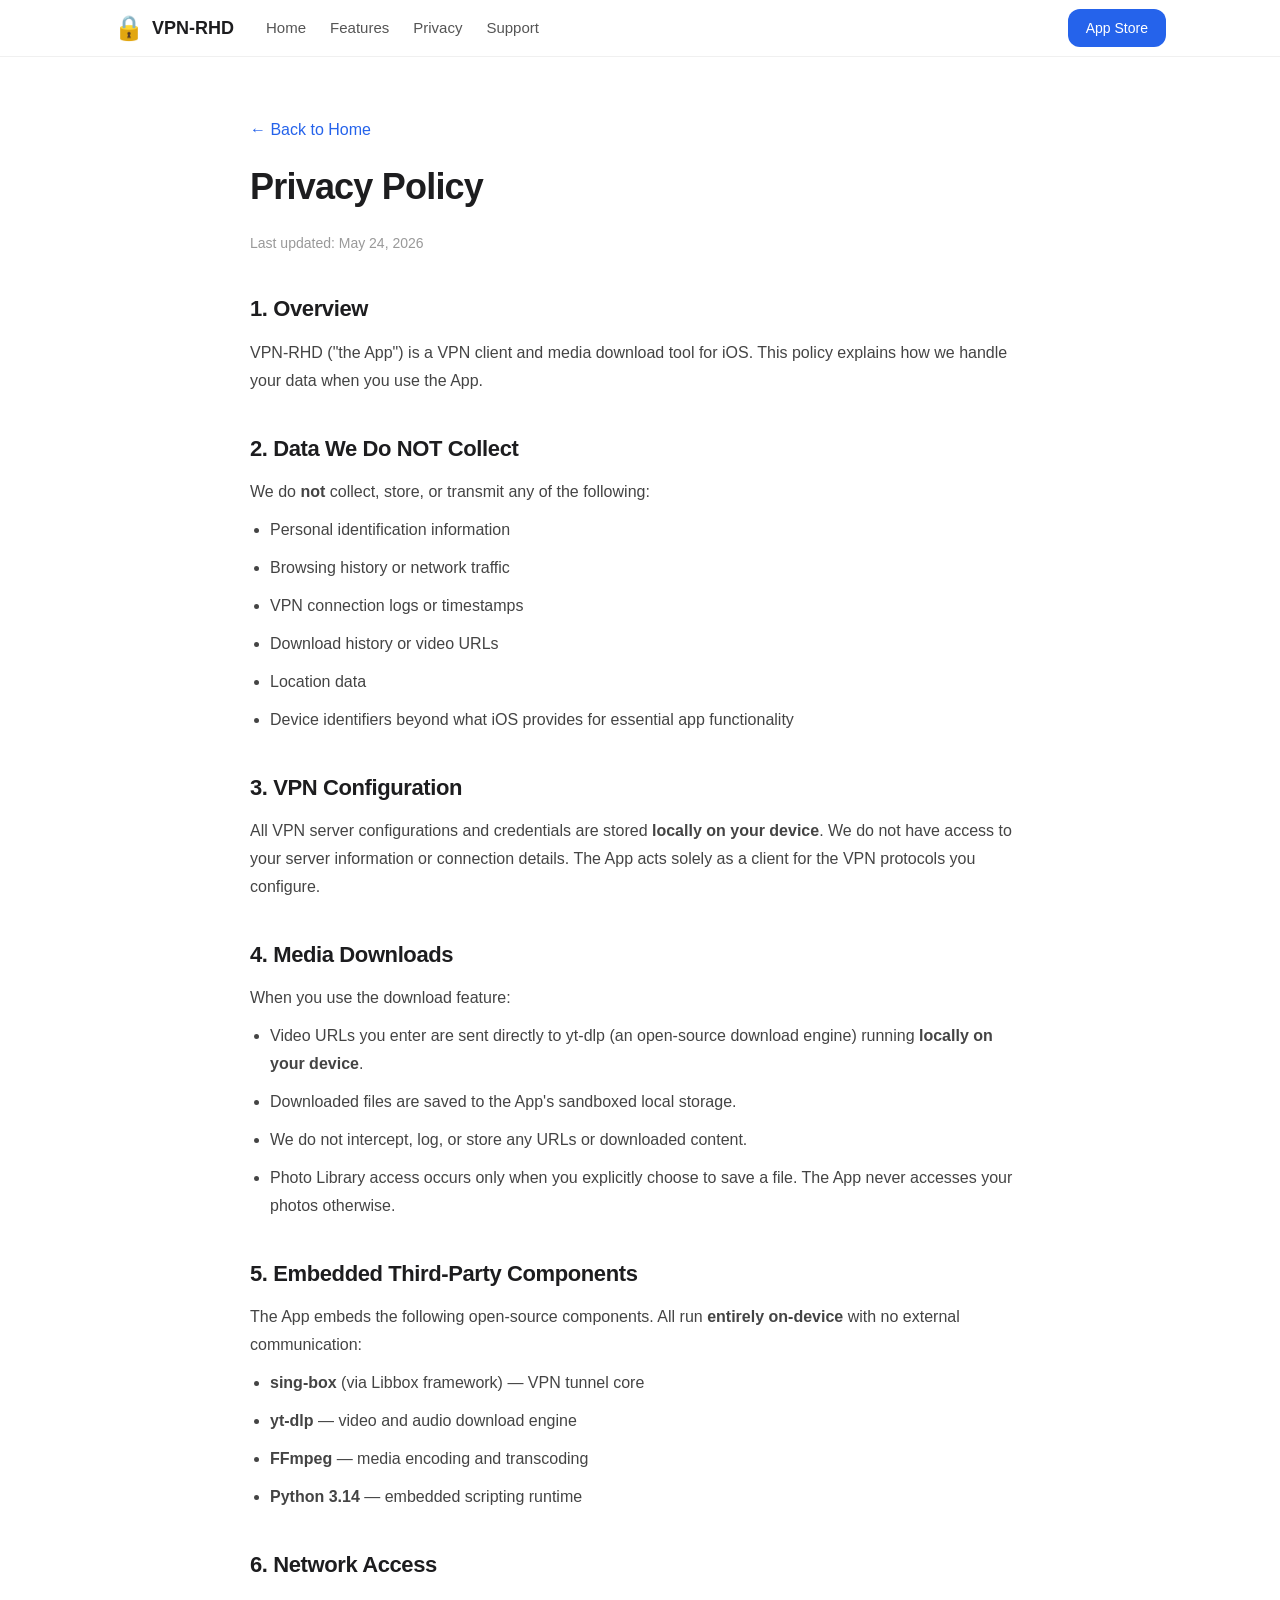
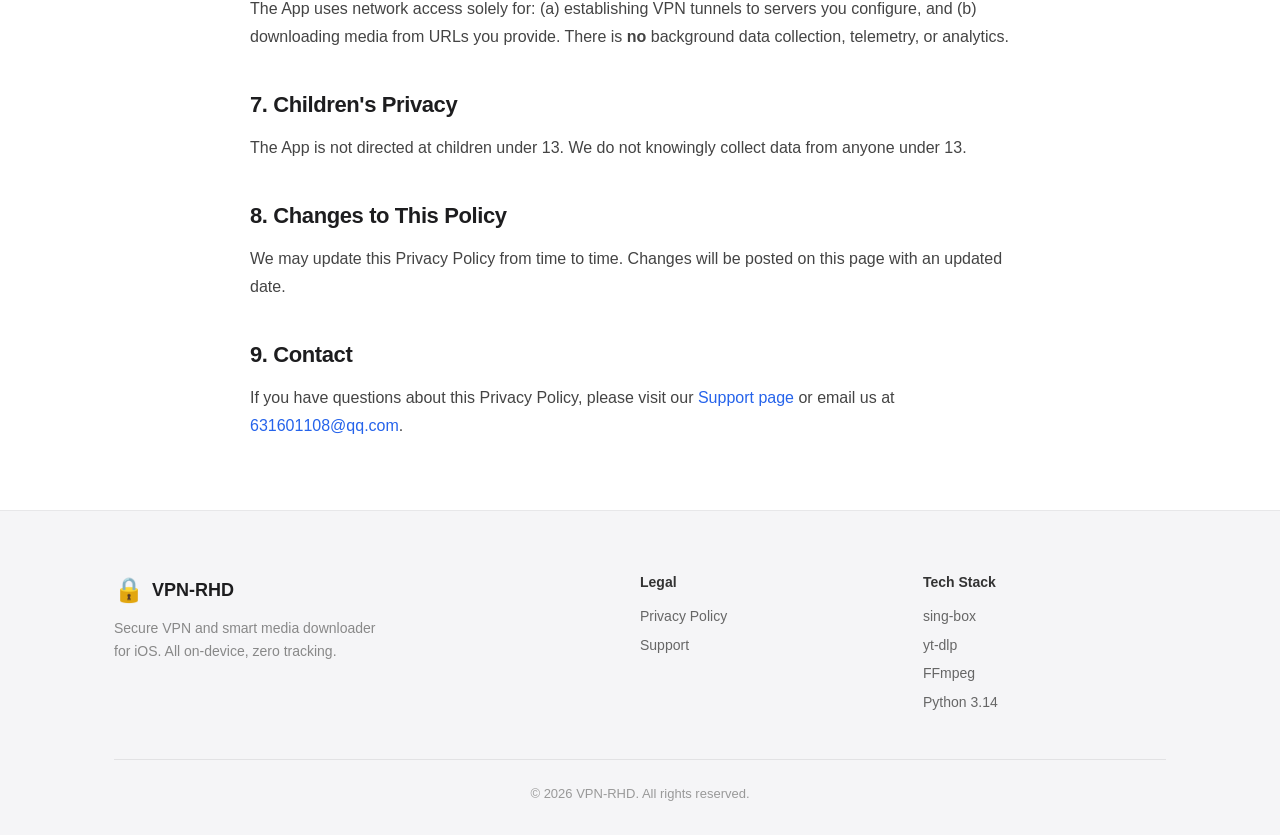
<file: privacy.html>
<!DOCTYPE html>
<html lang="en">
<head>
<meta charset="UTF-8">
<meta name="viewport" content="width=device-width, initial-scale=1.0">
<title>Privacy Policy — VPN-RHD</title>
<link rel="stylesheet" href="css/reset.css">
<link rel="stylesheet" href="css/common.css">
</head>
<body>

<header class="nav"><div class="nav-inner"></div></header>

<main>
  <div class="container">
    <div class="content-page">
      <a href="index.html" class="back-link">&larr; Back to Home</a>
      <h1>Privacy Policy</h1>
      <p style="color:#999;font-size:14px;margin-bottom:36px;">Last updated: May 24, 2026</p>

      <h2>1. Overview</h2>
      <p>VPN-RHD ("the App") is a VPN client and media download tool for iOS. This policy explains how we handle your data when you use the App.</p>

      <h2>2. Data We Do NOT Collect</h2>
      <p>We do <strong>not</strong> collect, store, or transmit any of the following:</p>
      <ul>
        <li>Personal identification information</li>
        <li>Browsing history or network traffic</li>
        <li>VPN connection logs or timestamps</li>
        <li>Download history or video URLs</li>
        <li>Location data</li>
        <li>Device identifiers beyond what iOS provides for essential app functionality</li>
      </ul>

      <h2>3. VPN Configuration</h2>
      <p>All VPN server configurations and credentials are stored <strong>locally on your device</strong>. We do not have access to your server information or connection details. The App acts solely as a client for the VPN protocols you configure.</p>

      <h2>4. Media Downloads</h2>
      <p>When you use the download feature:</p>
      <ul>
        <li>Video URLs you enter are sent directly to yt-dlp (an open-source download engine) running <strong>locally on your device</strong>.</li>
        <li>Downloaded files are saved to the App's sandboxed local storage.</li>
        <li>We do not intercept, log, or store any URLs or downloaded content.</li>
        <li>Photo Library access occurs only when you explicitly choose to save a file. The App never accesses your photos otherwise.</li>
      </ul>

      <h2>5. Embedded Third-Party Components</h2>
      <p>The App embeds the following open-source components. All run <strong>entirely on-device</strong> with no external communication:</p>
      <ul>
        <li><strong>sing-box</strong> (via Libbox framework) &mdash; VPN tunnel core</li>
        <li><strong>yt-dlp</strong> &mdash; video and audio download engine</li>
        <li><strong>FFmpeg</strong> &mdash; media encoding and transcoding</li>
        <li><strong>Python 3.14</strong> &mdash; embedded scripting runtime</li>
      </ul>

      <h2>6. Network Access</h2>
      <p>The App uses network access solely for: (a) establishing VPN tunnels to servers you configure, and (b) downloading media from URLs you provide. There is <strong>no</strong> background data collection, telemetry, or analytics.</p>

      <h2>7. Children's Privacy</h2>
      <p>The App is not directed at children under 13. We do not knowingly collect data from anyone under 13.</p>

      <h2>8. Changes to This Policy</h2>
      <p>We may update this Privacy Policy from time to time. Changes will be posted on this page with an updated date.</p>

      <h2>9. Contact</h2>
      <p>If you have questions about this Privacy Policy, please visit our <a href="support.html">Support page</a> or email us at <a href="mailto:631601108@qq.com">631601108@qq.com</a>.</p>
    </div>
  </div>
</main>

<footer class="footer"><div class="container" id="footerContent"></div></footer>

<script src="js/data.js"></script>
<script src="js/common.js"></script>
</body>
</html>
</file>
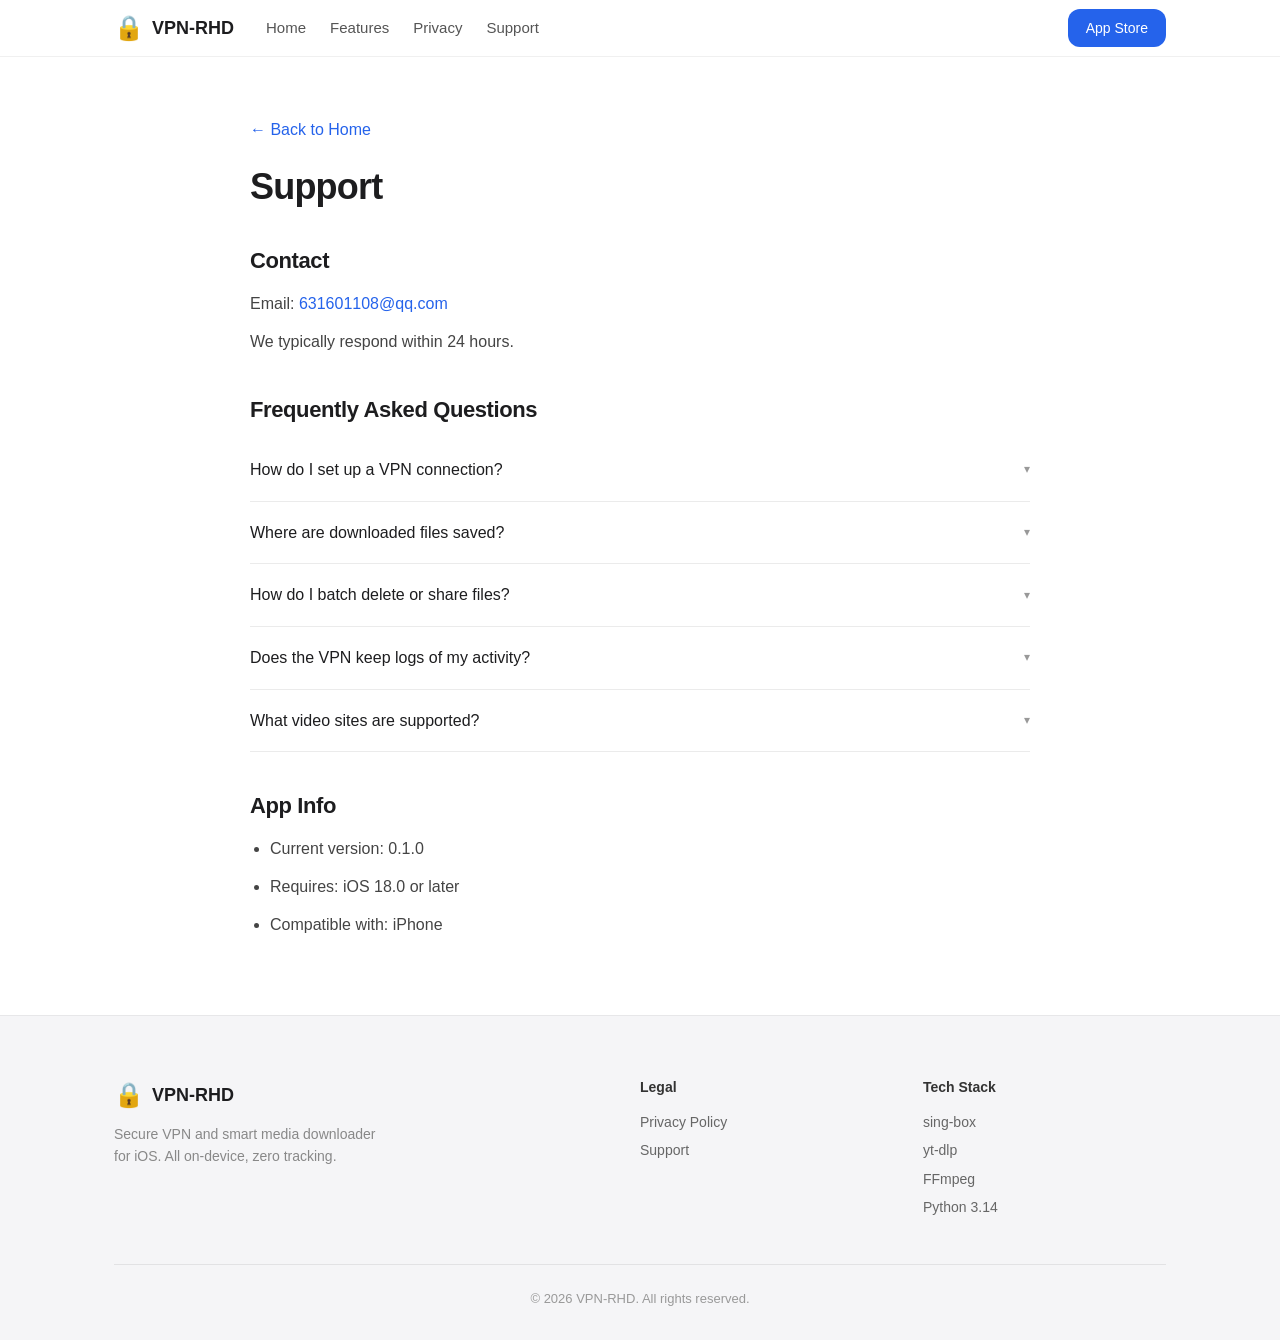
<file: support.html>
<!DOCTYPE html>
<html lang="en">
<head>
<meta charset="UTF-8">
<meta name="viewport" content="width=device-width, initial-scale=1.0">
<title>Support — VPN-RHD</title>
<link rel="stylesheet" href="css/reset.css">
<link rel="stylesheet" href="css/common.css">
</head>
<body>

<header class="nav"><div class="nav-inner"></div></header>

<main>
  <div class="container">
    <div class="content-page">
      <a href="index.html" class="back-link">&larr; Back to Home</a>
      <h1>Support</h1>

      <h2>Contact</h2>
      <p>Email: <a href="mailto:631601108@qq.com">631601108@qq.com</a></p>
      <p>We typically respond within 24 hours.</p>

      <h2>Frequently Asked Questions</h2>
      <div id="faqContainer"></div>

      <h2>App Info</h2>
      <ul>
        <li>Current version: 0.1.0</li>
        <li>Requires: iOS 18.0 or later</li>
        <li>Compatible with: iPhone</li>
      </ul>
    </div>
  </div>
</main>

<footer class="footer"><div class="container" id="footerContent"></div></footer>

<script src="js/data.js"></script>
<script src="js/common.js"></script>
</body>
</html>
</file>
<file: css/common.css>
/* ============================================================
   VPN-RHD — common.css
   ============================================================ */

/* ------ Layout ------ */
.container { max-width:1100px; margin:0 auto; padding:0 24px; }
.section { padding:80px 0; }
.bg-alt { background:#f5f5f7; }
.section-header { text-align:center; margin-bottom:56px; }
.section-subtitle { font-size:18px; color:#666; margin-top:12px; }

/* ------ Buttons ------ */
.btn { display:inline-flex; align-items:center; gap:8px; font-weight:500; border-radius:12px; transition:all .2s; }
.btn-primary { background:#2563eb; color:#fff !important; }
.btn-primary:hover { background:#1d4ed8; transform:translateY(-1px); box-shadow:0 4px 16px rgba(37,99,235,.35); }
.btn-outline { background:transparent; color:#2563eb; border:1.5px solid #2563eb; }
.btn-outline:hover { background:#2563eb; color:#fff; }
.btn-sm { padding:8px 18px; font-size:14px; }
.btn-lg { padding:14px 28px; font-size:16px; }

/* ------ Navigation ------ */
.nav { position:sticky; top:0; z-index:100; background:rgba(255,255,255,.88); backdrop-filter:saturate(180%) blur(20px); -webkit-backdrop-filter:saturate(180%) blur(20px); border-bottom:1px solid rgba(0,0,0,.06); }
.nav-inner { max-width:1100px; margin:0 auto; padding:0 24px; height:56px; display:flex; align-items:center; gap:32px; }
.nav-logo { display:flex; align-items:center; gap:8px; font-size:18px; font-weight:700; color:#1d1d1f; white-space:nowrap; }
.nav-logo:hover { color:#2563eb; }
.logo-icon { font-size:24px; }
.nav-links { display:flex; gap:24px; }
.nav-links a { color:#555; font-size:15px; font-weight:500; transition:color .15s; }
.nav-links a:hover { color:#2563eb; }
.nav-cta { margin-left:auto; }
.nav-toggle { display:none; flex-direction:column; gap:5px; padding:4px; }
.nav-toggle span { display:block; width:22px; height:2px; background:#1d1d1f; border-radius:1px; transition:all .2s; }

/* ------ Hero ------ */
.hero { padding:80px 0 60px; overflow:hidden; }
.hero-grid { display:grid; grid-template-columns:1fr 1fr; gap:60px; align-items:center; }
.hero-text { max-width:540px; }
.badge { display:inline-block; padding:4px 14px; background:#dbeafe; color:#1e40af; border-radius:20px; font-size:13px; font-weight:600; margin-bottom:20px; }
h1 { font-size:clamp(36px,5vw,56px); font-weight:700; line-height:1.12; letter-spacing:-0.022em; }
h2 { font-size:clamp(28px,4vw,40px); font-weight:600; letter-spacing:-0.018em; }
h3 { font-size:20px; font-weight:600; }
.hero-desc { font-size:18px; color:#555; margin:20px 0 28px; line-height:1.7; }
.hero-actions { display:flex; gap:14px; flex-wrap:wrap; }
.hero-actions .btn svg { width:20px; height:20px; }
.hero-mockup { display:flex; justify-content:center; align-items:center; }
.hero-screenshot { max-width:280px; border-radius:32px; box-shadow:0 20px 60px rgba(0,0,0,.15); }

/* ------ Features ------ */
.features-grid { display:grid; grid-template-columns:repeat(3,1fr); gap:24px; }
.feature-card { background:#fff; border-radius:16px; padding:32px 24px; border:1px solid rgba(0,0,0,.06); transition:all .25s; opacity:0; transform:translateY(24px); }
.feature-card.visible { opacity:1; transform:translateY(0); }
.feature-card:hover { transform:translateY(-4px); box-shadow:0 12px 40px rgba(0,0,0,.08); }
.feature-card.visible:hover { transform:translateY(-4px); }
.feature-icon { font-size:36px; margin-bottom:16px; }
.feature-card h3 { margin-bottom:8px; font-size:18px; }
.feature-card p { font-size:15px; color:#666; line-height:1.65; }

/* ------ Steps ------ */
.steps { display:grid; grid-template-columns:repeat(3,1fr); gap:32px; text-align:center; }
.step { opacity:0; transform:translateY(24px); transition:all .5s; }
.step.visible { opacity:1; transform:translateY(0); }
.step:nth-child(2) { transition-delay:.1s; }
.step:nth-child(3) { transition-delay:.2s; }
.step-num { width:56px; height:56px; border-radius:50%; background:#2563eb; color:#fff; font-size:24px; font-weight:700; line-height:56px; margin:0 auto 16px; }
.step h3 { margin-bottom:8px; }
.step p { color:#666; font-size:15px; }

/* ------ CTA ------ */
.cta { text-align:center; background:linear-gradient(135deg,#1e3a5f 0%,#2563eb 100%); color:#fff; }
.cta h2 { color:#fff; }
.cta p { color:rgba(255,255,255,.8); font-size:17px; margin:16px 0 28px; }
.cta .btn-primary { background:#fff; color:#2563eb !important; }
.cta .btn-primary:hover { background:#f0f0f0; box-shadow:0 4px 20px rgba(255,255,255,.25); }
.cta-note { margin-top:16px; font-size:14px !important; color:rgba(255,255,255,.5) !important; }

/* ------ Footer ------ */
.footer { background:#f5f5f7; padding:60px 0 30px; border-top:1px solid rgba(0,0,0,.06); }
.footer-grid { display:grid; grid-template-columns:2fr 1fr 1fr; gap:40px; margin-bottom:40px; }
.footer-brand p { font-size:14px; color:#888; max-width:280px; margin-top:8px; }
.footer-links h4 { font-size:14px; font-weight:600; margin-bottom:12px; color:#333; }
.footer-links a { display:block; font-size:14px; color:#666; margin-bottom:6px; }
.footer-links a:hover { color:#2563eb; }
.footer-bottom { padding-top:24px; border-top:1px solid rgba(0,0,0,.08); text-align:center; }
.footer-bottom p { font-size:13px; color:#999; }

/* ------ FAQ ------ */
.faq-item { border-bottom:1px solid rgba(0,0,0,.08); }
.faq-q { width:100%; display:flex; justify-content:space-between; align-items:center; padding:18px 0; font-size:16px; font-weight:500; text-align:left; color:#1d1d1f; transition:color .15s; }
.faq-q:hover { color:#2563eb; }
.faq-arrow { font-size:12px; color:#999; transition:transform .25s; }
.faq-a { max-height:0; overflow:hidden; transition:max-height .3s ease; }
.faq-a.open { max-height:200px; }
.faq-a p { padding:0 0 16px; color:#555; font-size:15px; line-height:1.7; }

/* ------ Content Pages ------ */
.content-page { padding:60px 0; max-width:780px; margin:0 auto; }
.content-page h1 { font-size:36px; margin-bottom:24px; }
.content-page .back-link { display:inline-block; margin-bottom:24px; font-weight:500; }
.content-page h2 { font-size:22px; margin:36px 0 12px; }
.content-page h3 { font-size:17px; margin:24px 0 8px; }
.content-page p, .content-page li { color:#444; margin-bottom:10px; line-height:1.75; }
.content-page ul { padding-left:20px; list-style:disc; margin-bottom:16px; }

/* ------ Responsive ------ */
@media (max-width:860px) {
  .hero-grid { grid-template-columns:1fr; text-align:center; }
  .hero-text { max-width:100%; }
  .hero-actions { justify-content:center; }
  .hero-mockup { display:none; }
  .features-grid, .steps { grid-template-columns:1fr; max-width:400px; margin:0 auto; }
  .footer-grid { grid-template-columns:1fr; text-align:center; }
  .footer-brand p { max-width:100%; }
  .nav-links { display:none; }
  .nav-cta { display:none; }
  .nav-toggle { display:flex; }
  body.nav-open .nav-links { display:flex; flex-direction:column; position:absolute; top:56px; left:0; right:0; background:#fff; padding:16px 24px; border-bottom:1px solid rgba(0,0,0,.06); gap:0; }
  body.nav-open .nav-links a { padding:12px 0; border-bottom:1px solid rgba(0,0,0,.04); }
}
@media (max-width:520px) {
  .hero { padding:48px 0 36px; }
  .section { padding:56px 0; }
  h1 { font-size:32px; }
  .features-grid { max-width:100%; }
  .btn-lg { padding:12px 22px; font-size:15px; }
}
</file>
